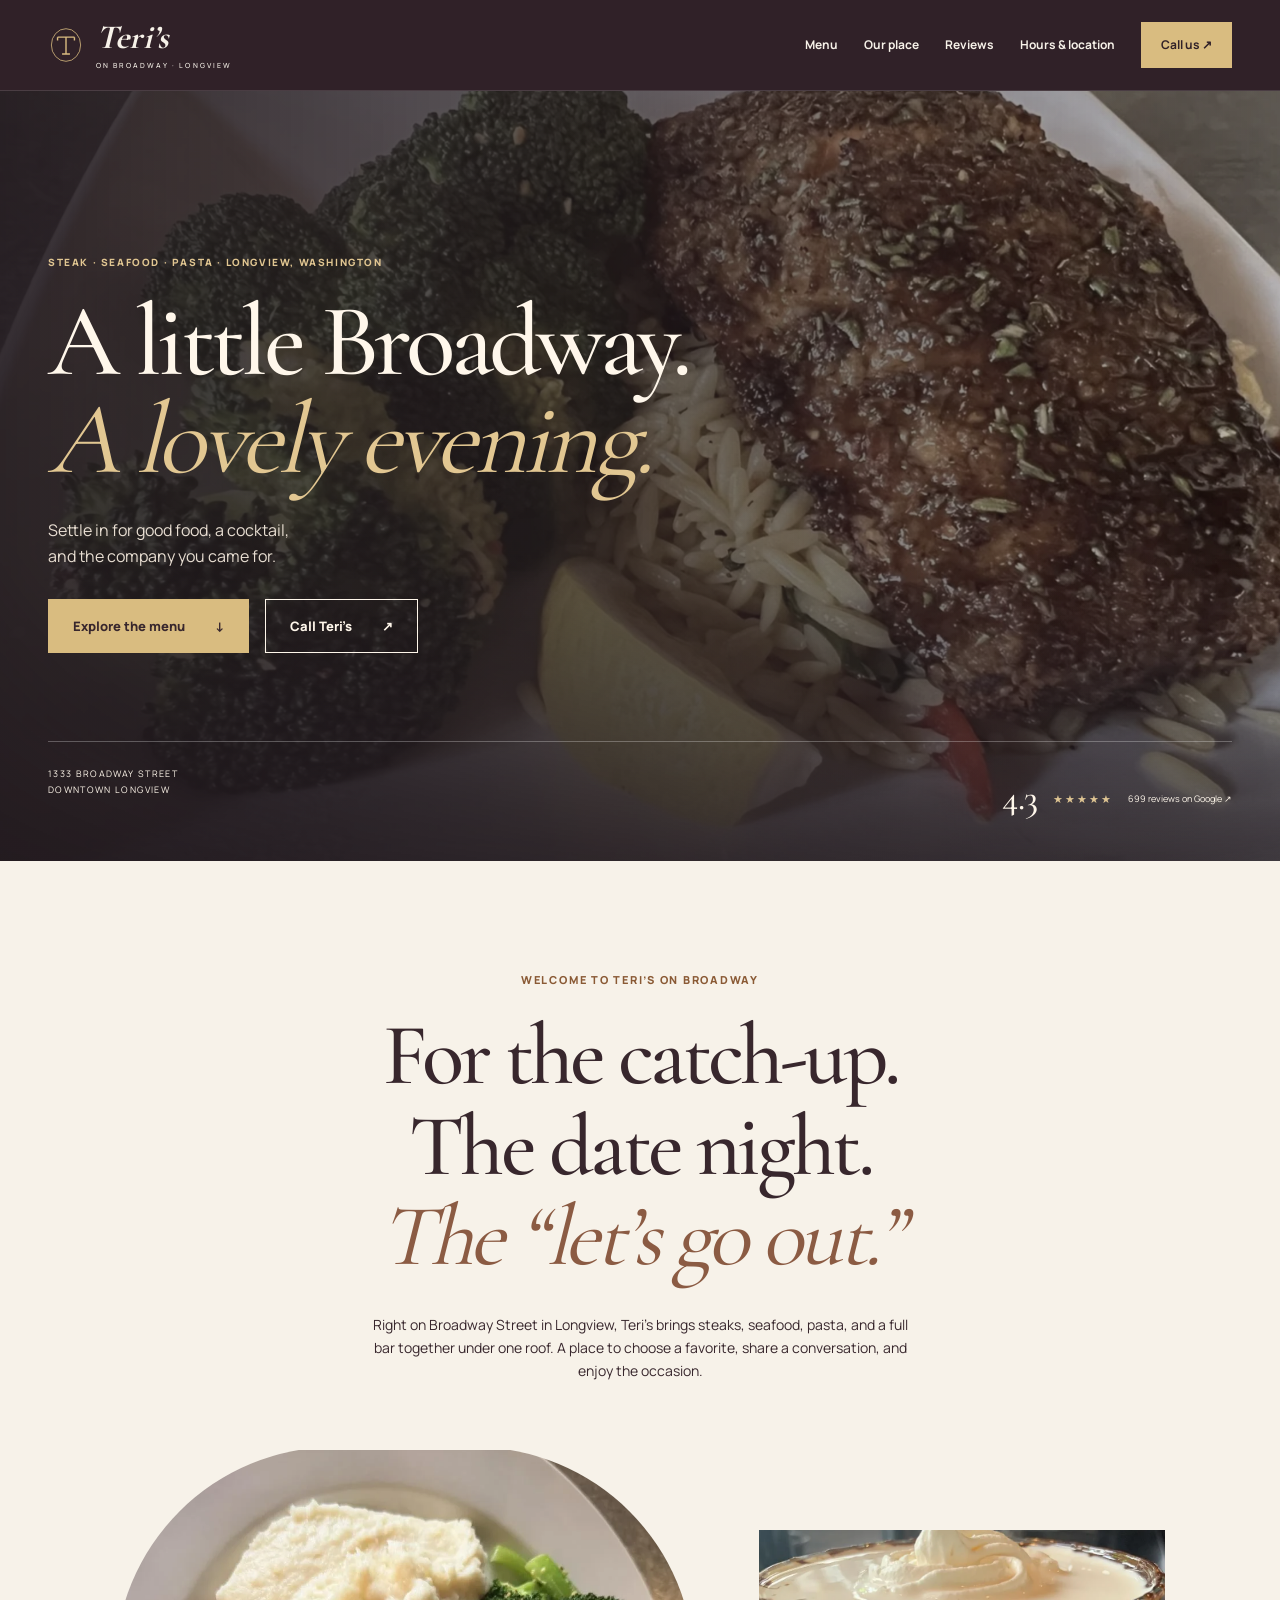
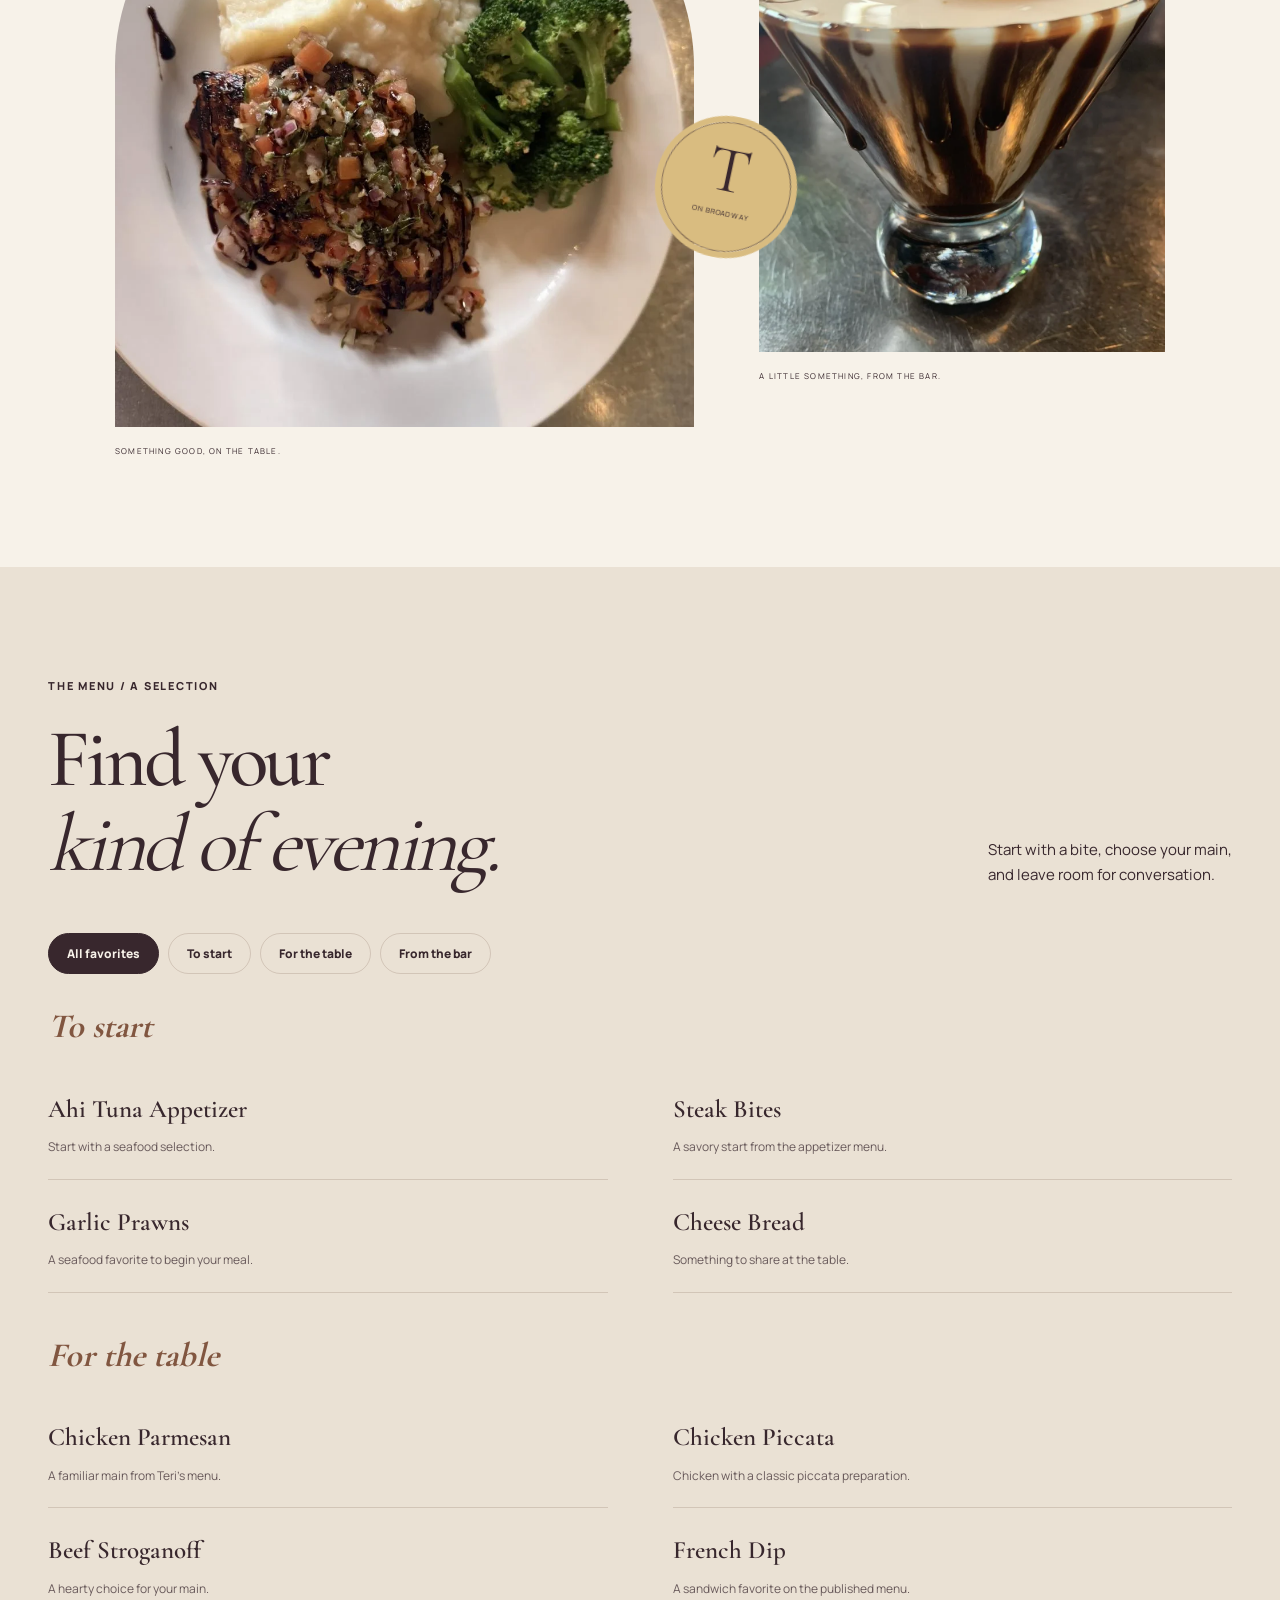
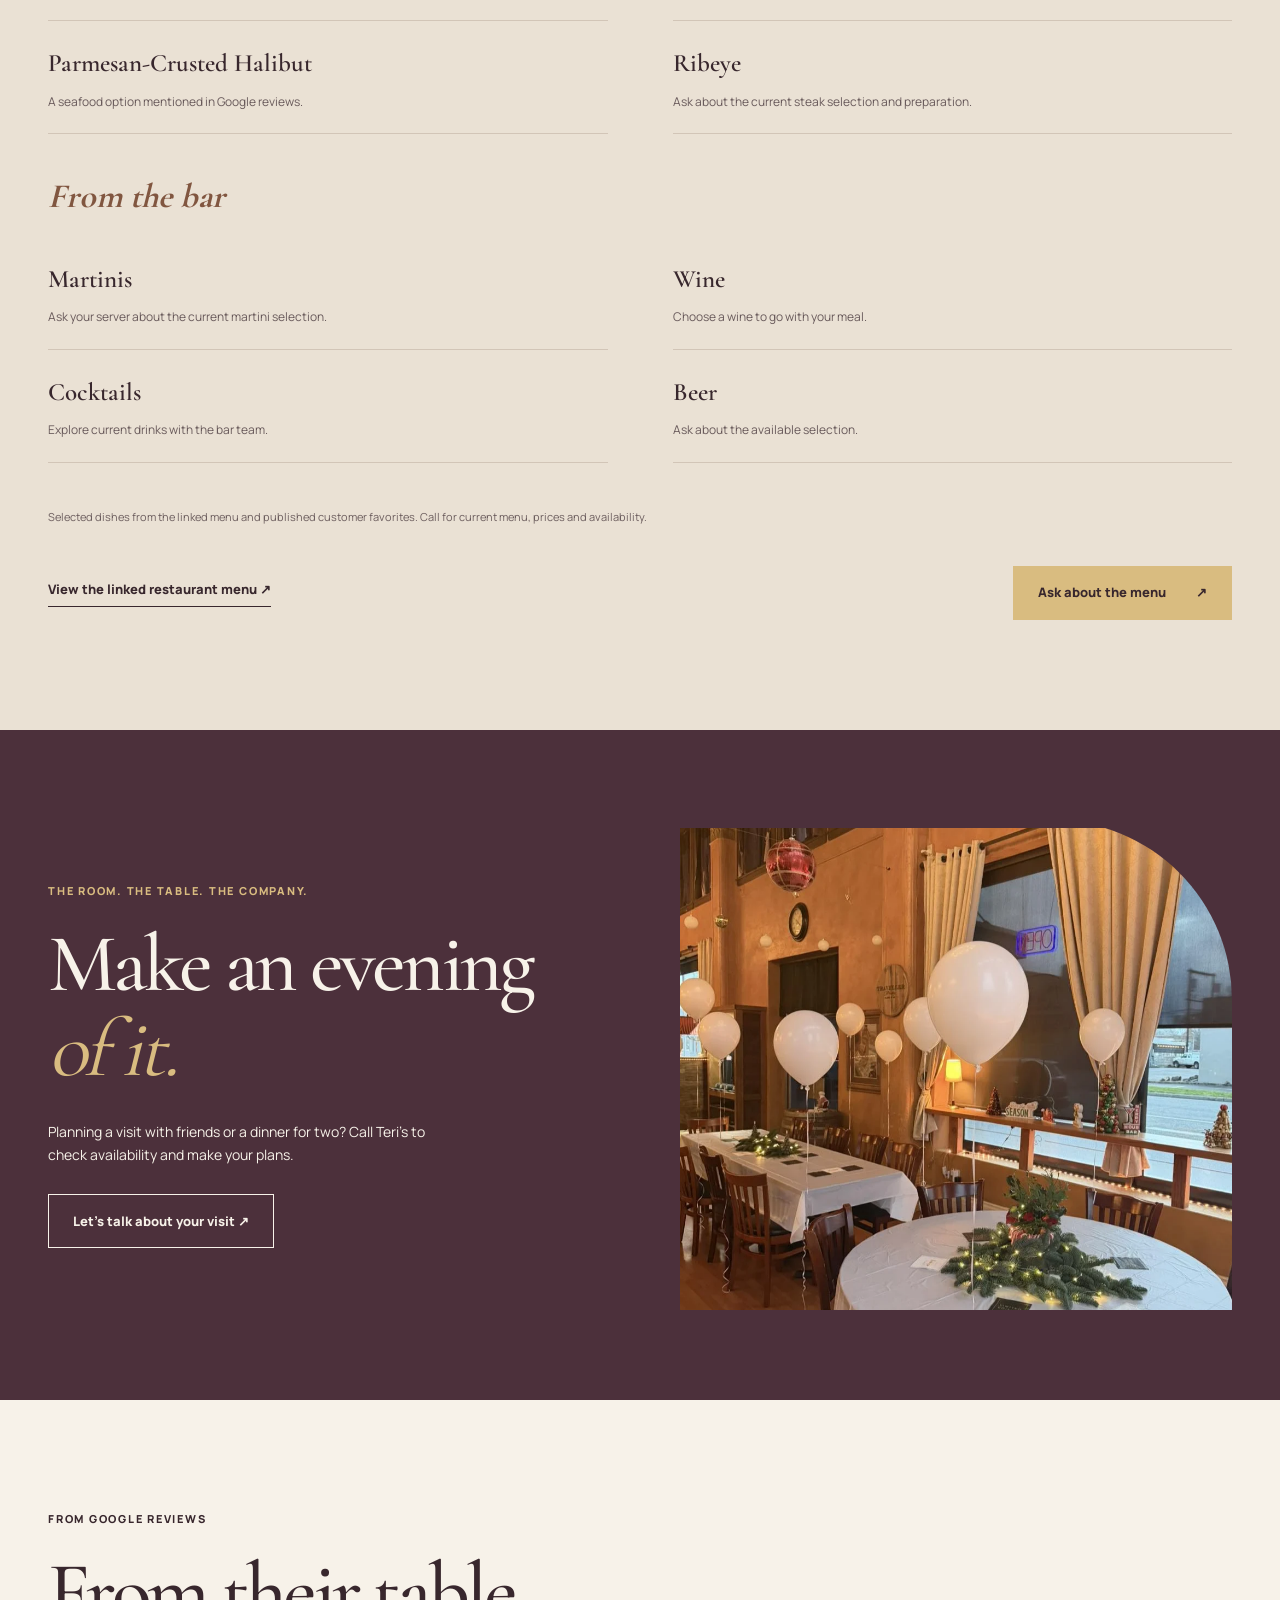
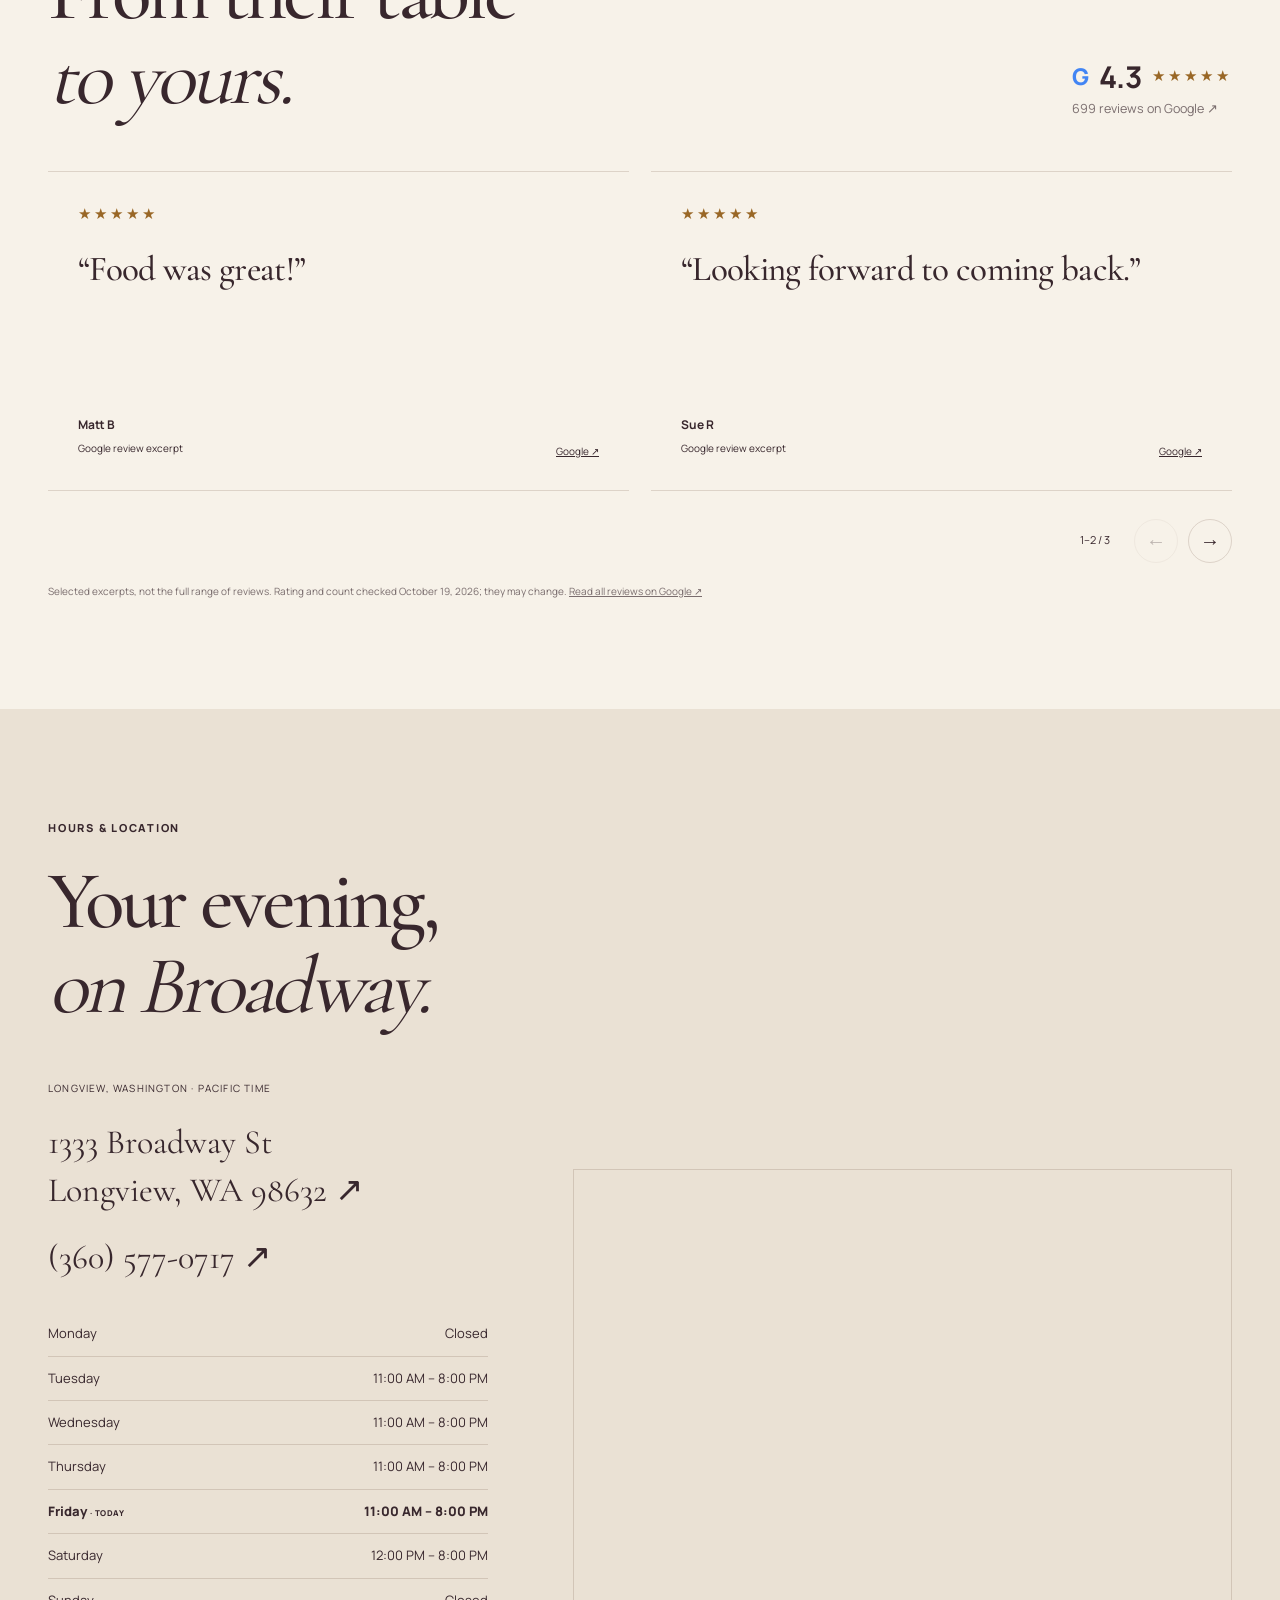
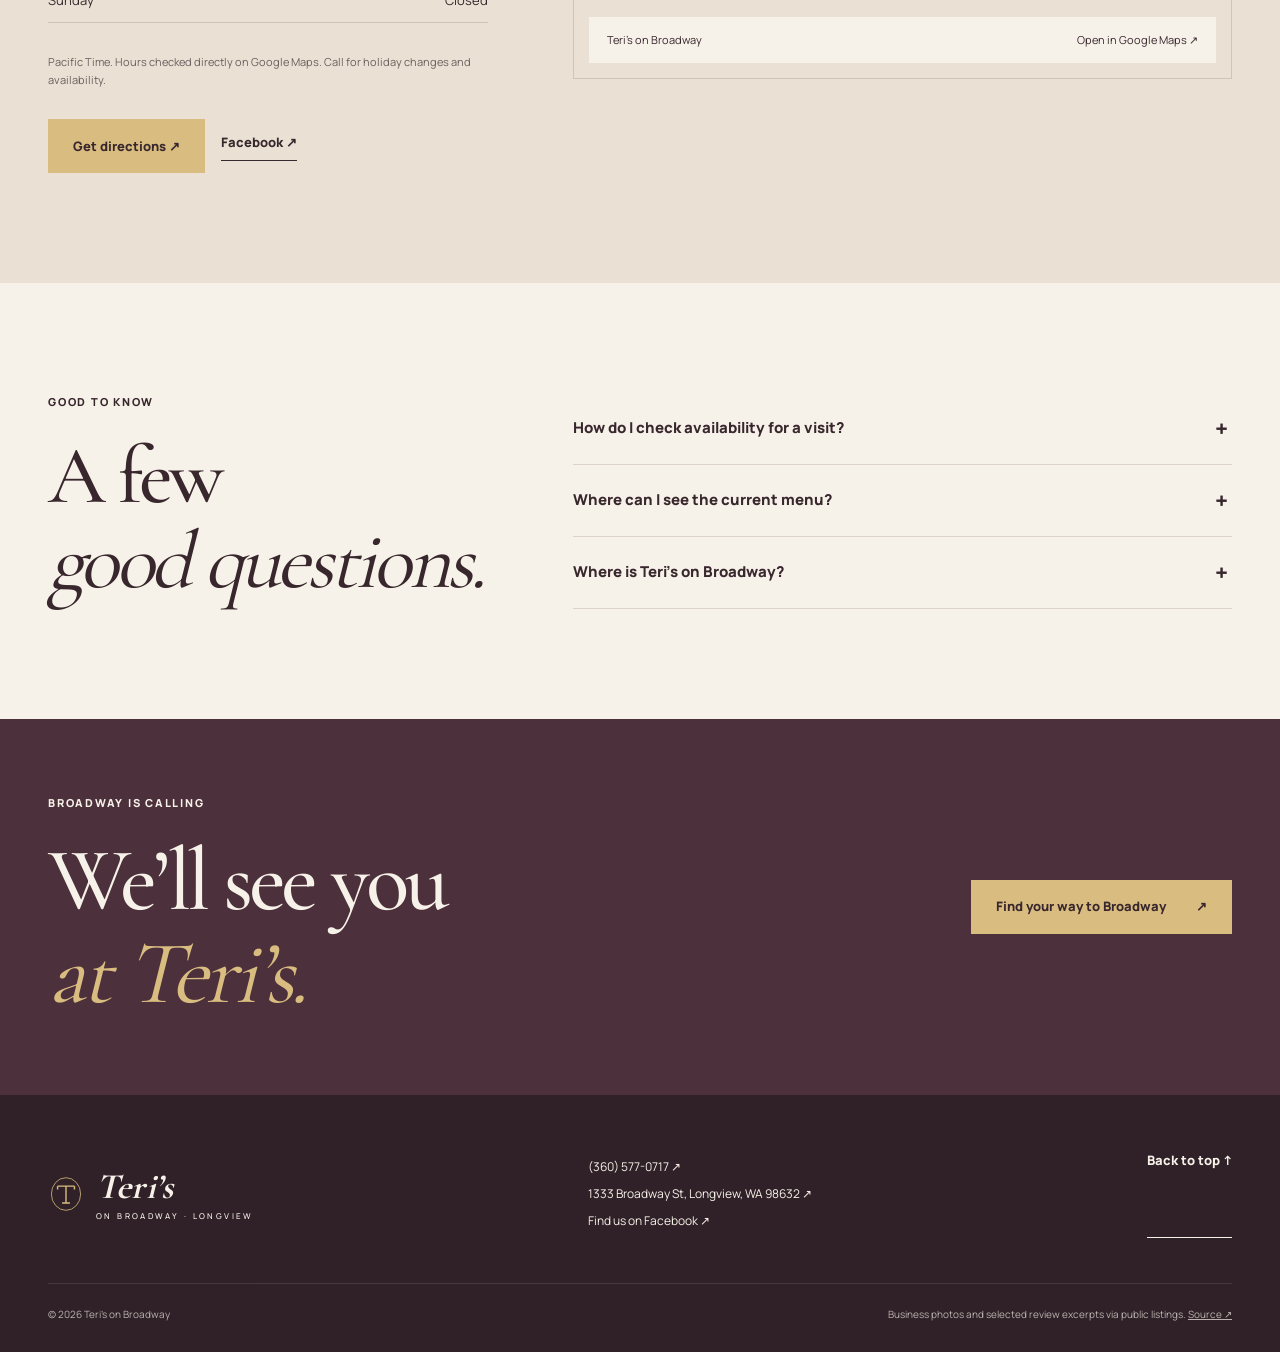
<file: index.html>
<!doctype html><html lang="en"><head><meta charset="utf-8"><meta name="viewport" content="width=device-width,initial-scale=1"><meta name="theme-color" content="#f7f2e9"><title>Teri’s on Broadway | Steak, Seafood &amp; Pasta in Longview, WA</title><meta name="description" content="Plan an evening at Teri’s on Broadway in Longview, Washington. Explore menu favorites, steaks, seafood and pasta, read review excerpts, and find hours and directions."><meta name="robots" content="noindex,nofollow,noarchive"><meta property="og:type" content="website"><meta property="og:locale" content="en_US"><meta property="og:title" content="Teri’s on Broadway | Steak, Seafood &amp; Pasta in Longview, WA"><meta property="og:description" content="Plan an evening at Teri’s on Broadway in Longview, Washington. Explore menu favorites, steaks, seafood and pasta, read review excerpts, and find hours and directions."><meta property="og:url" content="https://vikrork.github.io/teris-on-broadway-preview/"><meta property="og:image" content="https://vikrork.github.io/teris-on-broadway-preview/assets/social.jpg"><meta property="og:image:width" content="1200"><meta property="og:image:height" content="630"><link rel="icon" href="favicon-96.png" type="image/png" sizes="96x96"><link rel="icon" href="favicon.svg" type="image/svg+xml"><link rel="shortcut icon" href="favicon.ico"><link rel="apple-touch-icon" href="apple-touch-icon.png"><link rel="manifest" href="site.webmanifest"><link rel="preload" href="assets/display.woff2" as="font" type="font/woff2" crossorigin><link rel="preload" href="assets/body.woff2" as="font" type="font/woff2" crossorigin><link rel="stylesheet" href="base.css"><link rel="stylesheet" href="style.css"><script type="application/ld+json">{"@context": "https://schema.org", "@graph": [{"@type": "Restaurant", "@id": "https://vikrork.github.io/teris-on-broadway-preview/#business", "name": "Teri’s on Broadway", "description": "Plan an evening at Teri’s on Broadway in Longview, Washington. Explore menu favorites, steaks, seafood and pasta, read review excerpts, and find hours and directions.", "telephone": "+13605770717", "address": {"@type": "PostalAddress", "streetAddress": "1333 Broadway St", "addressLocality": "Longview", "addressRegion": "WA", "postalCode": "98632", "addressCountry": "US"}, "hasMap": "https://www.google.com/maps/search/?api=1&query=Teri%E2%80%99s+on+Broadway%2C+1333+Broadway+St%2C+Longview%2C+WA+98632", "sameAs": ["https://www.facebook.com/profile.php?id=100093027683973"], "openingHoursSpecification": [{"@type": "OpeningHoursSpecification", "dayOfWeek": "Monday", "opens": "00:00", "closes": "00:00"}, {"@type": "OpeningHoursSpecification", "dayOfWeek": "Tuesday", "opens": "11:00", "closes": "20:00"}, {"@type": "OpeningHoursSpecification", "dayOfWeek": "Wednesday", "opens": "11:00", "closes": "20:00"}, {"@type": "OpeningHoursSpecification", "dayOfWeek": "Thursday", "opens": "11:00", "closes": "20:00"}, {"@type": "OpeningHoursSpecification", "dayOfWeek": "Friday", "opens": "11:00", "closes": "20:00"}, {"@type": "OpeningHoursSpecification", "dayOfWeek": "Saturday", "opens": "12:00", "closes": "20:00"}, {"@type": "OpeningHoursSpecification", "dayOfWeek": "Sunday", "opens": "00:00", "closes": "00:00"}], "geo": {"@type": "GeoCoordinates", "latitude": 46.1383346, "longitude": -122.9350458}, "servesCuisine": ["American", "Seafood", "Steak"], "url": "https://vikrork.github.io/teris-on-broadway-preview/", "image": "https://vikrork.github.io/teris-on-broadway-preview/assets/hero.webp", "logo": "https://vikrork.github.io/teris-on-broadway-preview/favicon-96.png", "hasMenu": {"@type": "Menu", "name": "Selected menu favorites", "hasMenuSection": [{"@type": "MenuSection", "name": "To start", "hasMenuItem": [{"@type": "MenuItem", "name": "Ahi Tuna Appetizer", "description": "Start with a seafood selection."}, {"@type": "MenuItem", "name": "Steak Bites", "description": "A savory start from the appetizer menu."}, {"@type": "MenuItem", "name": "Garlic Prawns", "description": "A seafood favorite to begin your meal."}, {"@type": "MenuItem", "name": "Cheese Bread", "description": "Something to share at the table."}]}, {"@type": "MenuSection", "name": "For the table", "hasMenuItem": [{"@type": "MenuItem", "name": "Chicken Parmesan", "description": "A familiar main from Teri’s menu."}, {"@type": "MenuItem", "name": "Chicken Piccata", "description": "Chicken with a classic piccata preparation."}, {"@type": "MenuItem", "name": "Beef Stroganoff", "description": "A hearty choice for your main."}, {"@type": "MenuItem", "name": "French Dip", "description": "A sandwich favorite on the published menu."}, {"@type": "MenuItem", "name": "Parmesan-Crusted Halibut", "description": "A seafood option mentioned in Google reviews."}, {"@type": "MenuItem", "name": "Ribeye", "description": "Ask about the current steak selection and preparation."}]}, {"@type": "MenuSection", "name": "From the bar", "hasMenuItem": [{"@type": "MenuItem", "name": "Martinis", "description": "Ask your server about the current martini selection."}, {"@type": "MenuItem", "name": "Wine", "description": "Choose a wine to go with your meal."}, {"@type": "MenuItem", "name": "Cocktails", "description": "Explore current drinks with the bar team."}, {"@type": "MenuItem", "name": "Beer", "description": "Ask about the available selection."}]}]}}]}</script><script src="app.js" defer></script></head><body id="top" class="teris"><a class="skip" href="#main">Skip to content</a><div class="reading-progress" aria-hidden="true"></div><header class="site-header"><div class="wrap header-inner"><a class="brand" href="#top" aria-label="Teri’s on Broadway home"><svg viewBox="0 0 64 64" aria-hidden="true" xmlns="http://www.w3.org/2000/svg"><ellipse cx="32" cy="32" rx="26" ry="29" fill="none" stroke="currentColor" stroke-width="1.4"/><path d="M17 18H47M32 18V48M25 48H39M17 18V24M47 18V24" fill="none" stroke="currentColor" stroke-width="2.5"/></svg><span><strong>Teri’s</strong><small>On Broadway · Longview</small></span></a><button class="menu-toggle" type="button" aria-controls="navigation" aria-expanded="false" aria-label="Toggle navigation">Menu ☰</button><nav class="nav" id="navigation" aria-label="Main navigation"><a href="#menu">Menu</a><a href="#about">Our place</a><a href="#reviews">Reviews</a><a href="#visit">Hours & location</a><a class="button" href="tel:+13605770717">Call us ↗</a></nav></div></header>
<main id="main"><section class="hero teris-hero"><div class="teris-hero-background photo"><img src="assets/hero.webp" width="1600" height="1200" alt="A seafood entrée with vegetables served at Teri’s on Broadway in Longview" fetchpriority="high" data-parallax></div><div class="wrap teris-hero-content"><span class="eyebrow">STEAK · SEAFOOD · PASTA · LONGVIEW, WASHINGTON</span><h1>A little Broadway.<br><em>A lovely evening.</em></h1><p>Settle in for good food, a cocktail,<br>and the company you came for.</p><div class="actions"><a class="button" href="#menu">Explore the menu <span>↓</span></a><a class="button secondary" href="tel:+13605770717">Call Teri’s <span>↗</span></a></div></div><div class="teris-hero-bottom wrap"><span>1333 BROADWAY STREET<br>DOWNTOWN LONGVIEW</span><a href="https://www.google.com/maps/search/?api=1&amp;query=Teri%E2%80%99s+on+Broadway%2C+1333+Broadway+St%2C+Longview%2C+WA+98632" target="_blank" rel="noopener"><strong>4.3</strong><span class="stars" aria-label="4.3 out of 5 stars">★★★★★</span><span>699 reviews on Google ↗</span></a></div></section>
<section class="section teris-about" id="about"><div class="wrap"><div class="teris-intro"><span class="eyebrow">WELCOME TO TERI’S ON BROADWAY</span><h2>For the catch-up.<br>The date night.<br><em>The “let’s go out.”</em></h2><p>Right on Broadway Street in Longview, Teri’s brings steaks, seafood, pasta, and a full bar together under one roof. A place to choose a favorite, share a conversation, and enjoy the occasion.</p></div><div class="teris-photo-pair" data-reveal><figure><div class="photo"><img src="assets/detail.webp" width="1000" height="1200" loading="lazy" alt="A plated entrée at Teri’s on Broadway" data-parallax></div><figcaption>SOMETHING GOOD, ON THE TABLE.</figcaption></figure><figure><div class="photo"><img src="assets/extra.webp" width="800" height="1000" loading="lazy" alt="A martini at Teri’s on Broadway" data-parallax></div><figcaption>A LITTLE SOMETHING, FROM THE BAR.</figcaption></figure><span class="teris-seal" aria-hidden="true">T<br><small>ON BROADWAY</small></span></div></div></section>
<section class="section teris-menu" id="menu"><div class="wrap"><div class="section-heading"><div><span class="eyebrow">THE MENU / A SELECTION</span><h2>Find your<br><em>kind of evening.</em></h2></div><p>Start with a bite, choose your main,<br>and leave room for conversation.</p></div><div class="menu-browser"><div class="menu-filters" role="group" aria-label="Choose menu category"><button type="button" data-filter="all" aria-pressed="true">All favorites</button><button type="button" data-filter="c0" aria-pressed="false">To start</button><button type="button" data-filter="c1" aria-pressed="false">For the table</button><button type="button" data-filter="c2" aria-pressed="false">From the bar</button></div><div class="menu-results" aria-live="polite"><section class="menu-category" data-category="c0" aria-labelledby="menu-c0"><h3 id="menu-c0">To start</h3><div class="menu-items"><article class="menu-item"><div class="menu-item-top"><h4>Ahi Tuna Appetizer</h4></div><p>Start with a seafood selection.</p></article><article class="menu-item"><div class="menu-item-top"><h4>Steak Bites</h4></div><p>A savory start from the appetizer menu.</p></article><article class="menu-item"><div class="menu-item-top"><h4>Garlic Prawns</h4></div><p>A seafood favorite to begin your meal.</p></article><article class="menu-item"><div class="menu-item-top"><h4>Cheese Bread</h4></div><p>Something to share at the table.</p></article></div></section><section class="menu-category" data-category="c1" aria-labelledby="menu-c1"><h3 id="menu-c1">For the table</h3><div class="menu-items"><article class="menu-item"><div class="menu-item-top"><h4>Chicken Parmesan</h4></div><p>A familiar main from Teri’s menu.</p></article><article class="menu-item"><div class="menu-item-top"><h4>Chicken Piccata</h4></div><p>Chicken with a classic piccata preparation.</p></article><article class="menu-item"><div class="menu-item-top"><h4>Beef Stroganoff</h4></div><p>A hearty choice for your main.</p></article><article class="menu-item"><div class="menu-item-top"><h4>French Dip</h4></div><p>A sandwich favorite on the published menu.</p></article><article class="menu-item"><div class="menu-item-top"><h4>Parmesan-Crusted Halibut</h4></div><p>A seafood option mentioned in Google reviews.</p></article><article class="menu-item"><div class="menu-item-top"><h4>Ribeye</h4></div><p>Ask about the current steak selection and preparation.</p></article></div></section><section class="menu-category" data-category="c2" aria-labelledby="menu-c2"><h3 id="menu-c2">From the bar</h3><div class="menu-items"><article class="menu-item"><div class="menu-item-top"><h4>Martinis</h4></div><p>Ask your server about the current martini selection.</p></article><article class="menu-item"><div class="menu-item-top"><h4>Wine</h4></div><p>Choose a wine to go with your meal.</p></article><article class="menu-item"><div class="menu-item-top"><h4>Cocktails</h4></div><p>Explore current drinks with the bar team.</p></article><article class="menu-item"><div class="menu-item-top"><h4>Beer</h4></div><p>Ask about the available selection.</p></article></div></section></div><p class="menu-note">Selected dishes from the linked menu and published customer favorites. Call for current menu, prices and availability.</p></div><div class="teris-menu-footer"><a class="text-link" href="https://online.skytab.com/5dfb55bca933d8a5a07bb272d437942b/order-settings" target="_blank" rel="noopener">View the linked restaurant menu ↗</a><a class="button" href="tel:+13605770717">Ask about the menu <span>↗</span></a></div></div></section>
<section class="teris-occasion"><div class="wrap split"><div><span class="eyebrow">THE ROOM. THE TABLE. THE COMPANY.</span><h2>Make an evening<br><em>of it.</em></h2><p>Planning a visit with friends or a dinner for two? Call Teri’s to check availability and make your plans.</p><a class="button secondary" href="tel:+13605770717">Let’s talk about your visit ↗</a></div><div class="photo" data-reveal><img src="assets/wide.webp" width="1000" height="1100" loading="lazy" alt="The dining space inside Teri’s on Broadway in Longview" data-parallax></div></div></section>
<section class="section reviews-section" id="reviews"><div class="wrap"><div class="section-heading"><div><span class="eyebrow">FROM GOOGLE REVIEWS</span><h2>From their table<br><em>to yours.</em></h2></div><div><a class="review-heading" href="https://www.google.com/maps/search/?api=1&amp;query=Teri%E2%80%99s+on+Broadway%2C+1333+Broadway+St%2C+Longview%2C+WA+98632" target="_blank" rel="noopener" style="text-decoration:none"><span class="google-g" aria-label="Google">G</span><strong>4.3</strong><span class="stars" aria-label="4.3 out of 5 stars">★★★★★</span></a><small class="muted">699 reviews on Google ↗</small></div></div><div class="review-carousel" role="region" aria-label="Customer review excerpts"><div class="review-track" tabindex="0" aria-label="Reviews. Swipe or use the arrow keys."><article class="review-card" role="group" aria-roledescription="slide" aria-label="Review 1 of 3"><span class="stars" aria-label="5 out of 5 stars">★★★★★</span><blockquote>“Food was great!”</blockquote><div class="review-person"><div><strong>Matt B</strong><small>Google review excerpt</small></div><a class="" href="https://www.google.com/maps/search/?api=1&amp;query=Teri%E2%80%99s+on+Broadway%2C+1333+Broadway+St%2C+Longview%2C+WA+98632" target="_blank" rel="noopener">Google ↗</a></div></article><article class="review-card" role="group" aria-roledescription="slide" aria-label="Review 2 of 3"><span class="stars" aria-label="5 out of 5 stars">★★★★★</span><blockquote>“Looking forward to coming back.”</blockquote><div class="review-person"><div><strong>Sue R</strong><small>Google review excerpt</small></div><a class="" href="https://www.google.com/maps/search/?api=1&amp;query=Teri%E2%80%99s+on+Broadway%2C+1333+Broadway+St%2C+Longview%2C+WA+98632" target="_blank" rel="noopener">Google ↗</a></div></article><article class="review-card" role="group" aria-roledescription="slide" aria-label="Review 3 of 3"><span class="stars" aria-label="5 out of 5 stars">★★★★★</span><blockquote>“Good food, good value, great service.”</blockquote><div class="review-person"><div><strong>Dona D</strong><small>Google review excerpt</small></div><a class="" href="https://www.google.com/maps/search/?api=1&amp;query=Teri%E2%80%99s+on+Broadway%2C+1333+Broadway+St%2C+Longview%2C+WA+98632" target="_blank" rel="noopener">Google ↗</a></div></article></div><div class="review-controls"><span class="review-status" role="status" aria-live="polite"></span><button type="button" class="round-button review-prev" aria-label="Previous reviews">←</button><button type="button" class="round-button review-next" aria-label="Next reviews">→</button></div></div><p class="review-caption">Selected excerpts, not the full range of reviews. Rating and count checked October 19, 2026; they may change. <a class="" href="https://www.google.com/maps/search/?api=1&amp;query=Teri%E2%80%99s+on+Broadway%2C+1333+Broadway+St%2C+Longview%2C+WA+98632" target="_blank" rel="noopener">Read all reviews on Google ↗</a></p></div></section>
<section class="section visit-section" id="visit"><div class="wrap"><div class="section-heading"><div><span class="eyebrow">HOURS & LOCATION</span><h2>Your evening,<br><em>on Broadway.</em></h2></div></div><div class="visit-grid"><div><span class="regional-note">LONGVIEW, WASHINGTON · PACIFIC TIME</span><a class="contact-link" href="https://www.google.com/maps/dir/?api=1&amp;destination=Teri%E2%80%99s+on+Broadway%2C+1333+Broadway+St%2C+Longview%2C+WA+98632" target="_blank" rel="noopener">1333 Broadway St<br>Longview, WA 98632 ↗</a><a class="contact-link" href="tel:+13605770717">(360) 577-0717 ↗</a><div class="hours" aria-label="Weekly opening hours"><div class="hours-row" data-day="Monday"><span>Monday</span><span>Closed</span></div><div class="hours-row" data-day="Tuesday"><span>Tuesday</span><span>11:00 AM – 8:00 PM</span></div><div class="hours-row" data-day="Wednesday"><span>Wednesday</span><span>11:00 AM – 8:00 PM</span></div><div class="hours-row" data-day="Thursday"><span>Thursday</span><span>11:00 AM – 8:00 PM</span></div><div class="hours-row" data-day="Friday"><span>Friday</span><span>11:00 AM – 8:00 PM</span></div><div class="hours-row" data-day="Saturday"><span>Saturday</span><span>12:00 PM – 8:00 PM</span></div><div class="hours-row" data-day="Sunday"><span>Sunday</span><span>Closed</span></div></div><p class="visit-note">Pacific Time. Hours checked directly on Google Maps. Call for holiday changes and availability.</p><div class="actions"><a class="button" href="https://www.google.com/maps/dir/?api=1&amp;destination=Teri%E2%80%99s+on+Broadway%2C+1333+Broadway+St%2C+Longview%2C+WA+98632" target="_blank" rel="noopener">Get directions ↗</a><a class="text-link" href="https://www.facebook.com/profile.php?id=100093027683973" target="_blank" rel="noopener">Facebook ↗</a></div></div><div class="map-wrap"><iframe title="Google Map: Teri’s on Broadway, 1333 Broadway St, Longview" src="https://maps.google.com/maps?q=Teri%E2%80%99s+on+Broadway%2C+1333+Broadway+St%2C+Longview%2C+WA&amp;output=embed&amp;hl=en" loading="lazy" allowfullscreen referrerpolicy="no-referrer-when-downgrade"></iframe><a class="map-caption" href="https://www.google.com/maps/search/?api=1&amp;query=Teri%E2%80%99s+on+Broadway%2C+1333+Broadway+St%2C+Longview%2C+WA+98632" target="_blank" rel="noopener">Teri’s on Broadway<span>Open in Google Maps ↗</span></a></div></div></div></section>
<section class="section faq-section"><div class="wrap faq-grid"><div><span class="eyebrow">GOOD TO KNOW</span><h2>A few<br><em>good questions.</em></h2></div><div class="faq"><details><summary>How do I check availability for a visit?</summary><p>Call (360) 577-0717 to discuss your plans, group size and availability directly with the restaurant.</p></details><details><summary>Where can I see the current menu?</summary><p>Use the linked restaurant menu or call Teri’s to confirm current dishes, prices and ingredient details.</p></details><details><summary>Where is Teri’s on Broadway?</summary><p>Find Teri’s at 1333 Broadway Street in Longview, WA 98632. The directions link opens the route in Google Maps.</p></details></div></div></section>
<section class="final-cta"><div class="wrap final-cta-inner"><div><span class="eyebrow">BROADWAY IS CALLING</span><h2>We’ll see you<br><em>at Teri’s.</em></h2></div><a class="button" href="https://www.google.com/maps/dir/?api=1&amp;destination=Teri%E2%80%99s+on+Broadway%2C+1333+Broadway+St%2C+Longview%2C+WA+98632" target="_blank" rel="noopener">Find your way to Broadway <span>↗</span></a></div></section>
</main><footer class="site-footer"><div class="wrap"><div class="footer-top"><a class="brand" href="#top" aria-label="Teri’s on Broadway home"><svg viewBox="0 0 64 64" aria-hidden="true" xmlns="http://www.w3.org/2000/svg"><ellipse cx="32" cy="32" rx="26" ry="29" fill="none" stroke="currentColor" stroke-width="1.4"/><path d="M17 18H47M32 18V48M25 48H39M17 18V24M47 18V24" fill="none" stroke="currentColor" stroke-width="2.5"/></svg><span><strong>Teri’s</strong><small>On Broadway · Longview</small></span></a><div class="footer-contact"><a href="tel:+13605770717">(360) 577-0717 ↗</a><a class="" href="https://www.google.com/maps/dir/?api=1&amp;destination=Teri%E2%80%99s+on+Broadway%2C+1333+Broadway+St%2C+Longview%2C+WA+98632" target="_blank" rel="noopener">1333 Broadway St, Longview, WA 98632 ↗</a><a class="" href="https://www.facebook.com/profile.php?id=100093027683973" target="_blank" rel="noopener">Find us on Facebook ↗</a></div><a class="text-link" href="#top">Back to top ↑</a></div><div class="footer-bottom"><span>© 2026 Teri’s on Broadway</span><span>Business photos and selected review excerpts via public listings. <a class="" href="https://www.google.com/maps/search/?api=1&amp;query=Teris+on+Broadway+1333+Broadway+St+Longview+WA" target="_blank" rel="noopener">Source ↗</a></span></div></div></footer><div class="mobile-actions" aria-label="Quick contact"><a href="tel:+13605770717">Call us ↗</a><a class="" href="https://www.google.com/maps/dir/?api=1&amp;destination=Teri%E2%80%99s+on+Broadway%2C+1333+Broadway+St%2C+Longview%2C+WA+98632" target="_blank" rel="noopener">Directions ↗</a></div></body></html>
</file>
<file: base.css>
@font-face{font-family:Manrope;src:url(assets/body.woff2) format('woff2');font-weight:200 800;font-display:swap}
*{box-sizing:border-box}html{scroll-behavior:smooth;scroll-padding-top:110px}body{margin:0;color:var(--ink);background:var(--paper);font-family:Manrope,Arial,sans-serif;font-size:15px;line-height:1.65}a{color:inherit}button,input{font:inherit}button,a{-webkit-tap-highlight-color:transparent}button{cursor:pointer}img{display:block;max-width:100%;width:100%;height:100%;object-fit:cover}svg{flex-shrink:0}button:disabled{opacity:.3;cursor:default}:focus-visible{outline:3px solid var(--accent);outline-offset:5px}::selection{background:var(--accent);color:var(--ink)}h1,h2,h3,p{margin:0}h1,h2,h3{line-height:1.04}h1,h2{font-family:Display,Georgia,serif;font-weight:600}h1{font-size:clamp(60px,8.2vw,122px);letter-spacing:-.055em}h2{font-size:clamp(42px,5vw,76px);letter-spacing:-.045em}h3{font-size:24px}.wrap{width:min(1280px,calc(100% - 96px));margin:auto}.section{padding:110px 0}.eyebrow{font-size:11px;letter-spacing:.16em;text-transform:uppercase;font-weight:800;display:block;margin-bottom:22px}.lead{font-size:18px;line-height:1.65;max-width:500px}.body-copy{max-width:480px}.body-copy p+p{margin-top:20px}.muted{opacity:.65}.button{display:inline-flex;align-items:center;justify-content:space-between;gap:30px;min-height:54px;padding:15px 24px;background:var(--accent);color:var(--ink);text-decoration:none;font-weight:800;font-size:13px;border:1px solid transparent;transition:transform .2s,background .2s}.button:hover{transform:translateY(-3px)}.button.secondary{background:transparent;border-color:currentColor}.text-link{font-size:13px;font-weight:800;text-decoration:none;border-bottom:1px solid currentColor;padding-bottom:6px}.actions{display:flex;gap:16px;align-items:center;flex-wrap:wrap;margin-top:30px}.skip{position:fixed;z-index:100;top:-100px;background:white;color:black;padding:15px}.skip:focus{top:0}.reading-progress{position:fixed;z-index:90;top:0;left:0;height:3px;width:100%;background:var(--accent);transform-origin:left;transform:scaleX(0)}.site-header{position:sticky;top:0;z-index:40;background:var(--paper);border-bottom:1px solid var(--line);transition:box-shadow .3s}.site-header.scrolled{box-shadow:0 5px 25px #0000000d}.header-inner{height:90px;display:flex;align-items:center;justify-content:space-between;gap:25px}.brand{display:flex;align-items:center;gap:12px;text-decoration:none;line-height:1.05}.brand svg{width:42px;height:42px}.brand strong{font-family:Display,Georgia,serif;font-size:25px;font-weight:700;letter-spacing:-.03em}.brand small{display:block;font-family:Manrope,Arial,sans-serif;font-size:8px;letter-spacing:.2em;margin-top:6px;font-weight:700;text-transform:uppercase}.nav{display:flex;gap:26px;align-items:center}.nav>a{font-size:12px;text-decoration:none;font-weight:700}.nav>a:hover{text-decoration:underline;text-underline-offset:6px}.nav .button{padding:12px 19px;min-height:45px}.menu-toggle{display:none}.hero{position:relative;isolation:isolate}.photo{overflow:hidden;position:relative}.photo img{will-change:transform}.photo-label{position:absolute;z-index:2;bottom:18px;left:20px;font-size:10px;font-weight:800;letter-spacing:.1em;text-transform:uppercase;padding:6px 10px;background:var(--paper);color:var(--ink)}.section-heading{display:flex;justify-content:space-between;gap:40px;align-items:end;margin-bottom:45px}.section-heading p{max-width:350px}.split{display:grid;grid-template-columns:1fr 1fr;gap:80px;align-items:center}.facts{display:flex;gap:36px;margin-top:32px}.facts strong{font-size:31px;font-family:Display,Georgia,serif;display:block;line-height:1.2}.facts small{font-size:11px}.menu-filters{display:flex;gap:9px;flex-wrap:wrap;margin-bottom:35px}.menu-filters button{border:1px solid var(--line);color:var(--ink);background:transparent;padding:10px 18px;border-radius:40px;font-size:12px;font-weight:800}.menu-filters button[aria-pressed=true]{background:var(--ink);color:var(--paper);border-color:var(--ink)}.menu-category[hidden]{display:none}.menu-category h3{margin-bottom:22px}.menu-items{display:grid;grid-template-columns:1fr 1fr;gap:0 65px}.menu-item{padding:22px 0;border-bottom:1px solid var(--line)}.menu-item-top{display:flex;justify-content:space-between;gap:20px;align-items:baseline}.menu-item h4{font-size:16px;margin:0}.menu-item p{font-size:12px;margin-top:7px;max-width:440px;opacity:.72}.price{font-size:13px;font-weight:800;white-space:nowrap}.menu-note{font-size:11px;margin-top:27px;opacity:.7}.review-heading{display:flex;align-items:center;gap:10px}.google-g{font-size:23px;font-weight:800;color:#4285f4}.review-heading strong{font-size:30px;line-height:1}.stars{color:var(--star);font-size:15px;letter-spacing:3px;white-space:nowrap}.review-track{display:flex;overflow-x:auto;scroll-snap-type:x mandatory;gap:22px;scrollbar-width:none;position:relative;padding:5px 0 12px;overscroll-behavior-x:contain}.review-track::-webkit-scrollbar{display:none}.review-card{flex:0 0 calc((100% - 22px)/2);scroll-snap-align:start;border:1px solid var(--line);padding:35px;min-height:320px;display:flex;flex-direction:column;background:var(--card)}.review-card blockquote{font-family:Display,Georgia,serif;letter-spacing:-.02em;font-size:27px;line-height:1.4;margin:23px 0 28px;flex:1}.review-person{display:flex;justify-content:space-between;align-items:end;gap:15px}.review-person strong{font-size:12px;display:block}.review-person small,.review-person a{font-size:10px}.review-controls{display:flex;gap:10px;align-items:center;justify-content:flex-end;margin-top:16px}.round-button{width:44px;height:44px;border:1px solid var(--line);color:var(--ink);background:transparent;border-radius:50%;font-size:20px}.review-status{font-size:11px;margin-right:14px}.review-caption{font-size:10px;margin-top:20px;opacity:.65}.hours{margin:30px 0}.hours-row{display:flex;justify-content:space-between;padding:11px 0;border-bottom:1px solid var(--line);font-size:13px;gap:20px}.hours-row.today{font-weight:800}.hours-row.today span:first-child:after{content:' · TODAY';font-size:8px;color:var(--accent-ink,var(--ink));letter-spacing:.07em}.contact-link{display:block;font-family:Display,Georgia,serif;font-size:28px;text-decoration:none;margin:20px 0;line-height:1.4}.contact-link:hover{text-decoration:underline;text-underline-offset:5px}.map-wrap{border:1px solid var(--line);height:450px;overflow:hidden;position:relative}.map-wrap iframe{height:100%;width:100%;border:0}.map-caption{position:absolute;bottom:15px;left:15px;right:15px;padding:14px 18px;background:var(--paper);font-size:11px;text-decoration:none;display:flex;justify-content:space-between;gap:15px}.visit-grid{display:grid;grid-template-columns:.8fr 1.2fr;gap:85px;align-items:center}.visit-note{font-size:11px;opacity:.7}.faq-grid{display:grid;grid-template-columns:.8fr 1.2fr;gap:85px}.faq details{border-bottom:1px solid var(--line)}.faq summary{padding:23px 35px 23px 0;cursor:pointer;font-size:15px;font-weight:800;list-style:none;position:relative}.faq summary:after{content:'+';position:absolute;right:4px;font-size:23px;top:17px}.faq details[open] summary:after{content:'−'}.faq details p{padding:0 25px 25px 0;font-size:13px;max-width:530px}.final-cta{padding:75px 0}.final-cta-inner{display:flex;justify-content:space-between;gap:50px;align-items:center}.final-cta h2{font-size:clamp(42px,5vw,74px)}.site-footer{padding:55px 0 30px}.footer-top{display:flex;justify-content:space-between;gap:35px;padding-bottom:45px}.footer-contact a{display:block;text-decoration:none;font-size:12px;margin:7px 0}.footer-bottom{border-top:1px solid var(--line);padding-top:22px;display:flex;justify-content:space-between;gap:20px;font-size:10px;opacity:.7}.mobile-actions{display:none}a[href^='#']{scroll-margin-top:100px}[data-reveal]{opacity:1}.motion [data-reveal]{opacity:0;transform:translateY(25px);transition:opacity .75s,transform .75s}.motion [data-reveal].visible{opacity:1;transform:none}.motion [data-reveal=delay]{transition-delay:.12s}.regional-note{font-size:10px;letter-spacing:.12em;text-transform:uppercase}.photo-credit{font-size:9px;opacity:.6;margin-top:8px}
@media(min-width:1600px){h1{font-size:136px}}
@media(max-width:1000px){.wrap{width:calc(100% - 64px)}.nav{gap:15px}.nav>a{font-size:11px}.split,.visit-grid,.faq-grid{gap:40px}.section{padding:85px 0}.brand strong{font-size:22px}.header-inner{gap:15px}.menu-items{gap:0 35px}.review-card{padding:25px}.review-card blockquote{font-size:24px}}
@media(max-width:760px){html{scroll-padding-top:85px}.wrap{width:calc(100% - 40px)}.header-inner{height:76px}.brand strong{font-size:21px}.brand svg{width:33px;height:33px}.brand small{font-size:7px}.menu-toggle{display:block;background:transparent;border:1px solid var(--line);padding:8px 12px;color:var(--ink);font-size:12px}.nav{display:none;position:absolute;top:76px;left:0;right:0;background:var(--paper);padding:25px 20px;border-bottom:1px solid var(--line);box-shadow:0 16px 24px #0001}.nav.open{display:flex;flex-direction:column;align-items:stretch;gap:0}.nav>a{font-size:15px;padding:13px 0}.nav .button{margin-top:12px;padding:13px 20px}.section{padding:65px 0}h1{font-size:clamp(58px,13.8vw,98px)}h2{font-size:clamp(40px,10vw,60px)}.lead{font-size:16px}.split,.visit-grid,.faq-grid{grid-template-columns:1fr;gap:35px}.section-heading{display:block;margin-bottom:30px}.section-heading p{margin-top:22px}.section-heading .review-heading{margin-top:25px}.menu-items{grid-template-columns:1fr}.menu-filters{gap:7px}.menu-filters button{padding:9px 13px;font-size:11px}.review-card{flex-basis:100%;min-height:300px}.review-card blockquote{font-size:26px}.map-wrap{height:380px}.contact-link{font-size:25px}.final-cta-inner,.footer-top{flex-direction:column;align-items:flex-start;gap:28px}.footer-bottom{flex-direction:column;gap:9px}.site-footer{padding-bottom:100px}.mobile-actions{position:fixed;z-index:50;bottom:0;left:0;right:0;display:grid;grid-template-columns:1fr 1fr;padding:9px 12px calc(9px + env(safe-area-inset-bottom));background:var(--paper);border-top:1px solid var(--line);gap:9px}.mobile-actions a{font-size:12px;font-weight:800;text-align:center;padding:12px 8px;text-decoration:none;background:var(--accent);color:var(--ink)}.mobile-actions a+ a{background:transparent;border:1px solid var(--line);color:var(--ink)}.facts{gap:30px}.facts strong{font-size:28px}.reading-progress{height:2px}}
@media(prefers-reduced-motion:reduce){html{scroll-behavior:auto}*,*:before,*:after{animation:none!important;transition:none!important}.motion [data-reveal]{opacity:1;transform:none}.photo img{transform:none!important}}
</file>
<file: style.css>
@font-face{font-family:Display;src:url(assets/display.woff2) format('woff2');font-weight:400 700;font-display:swap}
:root{--ink:#38272d;--paper:#f7f2e9;--accent:#d9bc80;--line:#6a4c3e30;--card:#f0e8dc;--star:#996726}h1,h2{font-weight:500;letter-spacing:-.045em}h2{font-size:clamp(52px,6.4vw,92px)}em{font-weight:400;font-style:italic}.site-header{background:#302128;color:#f7f2e9;--line:#ffffff20}.site-header .nav .button{color:#302128}.brand strong{font-size:34px;font-style:italic;letter-spacing:.005em}.brand small{font-style:normal;font-size:7px;font-weight:500;letter-spacing:.3em}.brand svg{color:#d9bc80;width:36px}.teris-hero{min-height:770px;display:flex;flex-direction:column;justify-content:center;color:#fff7eb;background:#2b1d21}.teris-hero-background{position:absolute;inset:0;z-index:-2}.teris-hero-background:after{content:'';position:absolute;inset:0;background:linear-gradient(90deg,#21191ee8 0%,#21191eb0 50%,#21191e45),linear-gradient(0deg,#21191ec0,transparent 40%)}.teris-hero-background img{object-position:50% 45%;filter:saturate(.65)}.teris-hero-content{padding-top:80px;padding-bottom:125px}.teris-hero h1{font-size:clamp(70px,8vw,120px);line-height:.96;letter-spacing:-.045em}.teris-hero h1 em{color:#e2c792}.teris-hero-content>p{margin-top:28px;font-size:16px;color:#e8ded2}.teris-hero-content .button.secondary{color:#fff7eb}.teris-hero .eyebrow{color:#e2c792;font-size:10px}.teris-hero-bottom{position:absolute;bottom:0;left:0;right:0;display:flex;justify-content:space-between;padding-top:24px;padding-bottom:30px;border-top:1px solid #fff4;font-size:9px;letter-spacing:.15em;line-height:1.8}.teris-hero-bottom>a{text-decoration:none;display:flex;align-items:center;gap:15px;letter-spacing:0}.teris-hero-bottom strong{font-family:Display,Georgia,serif;font-size:36px;font-weight:500}.teris-hero-bottom .stars{color:#dfc593;font-size:11px;letter-spacing:2px}.teris-intro{text-align:center;max-width:820px;margin:0 auto 65px}.teris-intro .eyebrow{color:#8a5a35}.teris-intro h2{font-size:clamp(55px,6.8vw,96px)}.teris-intro h2 em{color:#8b5b43}.teris-intro>p{max-width:550px;margin:30px auto 0;font-size:14px}.teris-photo-pair{display:grid;grid-template-columns:1fr .7fr;gap:65px;align-items:center;position:relative;max-width:1050px;margin:auto}.teris-photo-pair figure{margin:0}.teris-photo-pair figure:first-child .photo{height:580px;border-radius:220px 220px 0 0}.teris-photo-pair figure:nth-child(2) .photo{height:430px}.teris-photo-pair figcaption{font-size:8px;letter-spacing:.15em;margin-top:17px}.teris-seal{position:absolute;width:130px;height:130px;background:#d9bc80;left:52%;top:45%;border:1px solid #38272d80;outline:6px solid #d9bc80;border-radius:50%;font-family:Display,Georgia,serif;font-size:66px;line-height:1;text-align:center;padding-top:14px;transform:rotate(12deg)}.teris-seal small{font-family:Manrope,Arial,sans-serif;font-size:7px;letter-spacing:.12em;display:block;margin-top:7px}.teris-menu{background:#eae1d4}.teris-menu .menu-category{margin-bottom:45px}.teris-menu .menu-category>h3{font-family:Display,Georgia,serif;font-size:34px;font-style:italic;color:#815640}.teris-menu .menu-item h4{font-family:Display,Georgia,serif;font-size:25px;font-weight:600}.teris-menu .menu-item p{font-size:12px}.teris-menu-footer{display:flex;justify-content:space-between;align-items:center;gap:25px;margin-top:40px}.teris-occasion{background:#4c303b;color:#f7f2e9;padding:90px 0}.teris-occasion .eyebrow{color:#d9bc80}.teris-occasion em{color:#d9bc80}.teris-occasion p{max-width:390px;margin:28px 0;font-size:14px}.teris-occasion .button.secondary{color:#f7f2e9}.teris-occasion .photo{height:490px;border-radius:0 180px 0 0}.reviews-section .review-card{background:transparent;padding:30px;border:0;border-top:1px solid var(--line);border-bottom:1px solid var(--line)}.reviews-section .review-card blockquote{font-size:35px;line-height:1.18;font-weight:500}.visit-section{background:#eae1d4}.visit-section .contact-link{font-size:34px}.visit-section .map-wrap{height:510px}.final-cta{background:#4c303b;color:#f7f2e9}.final-cta em{color:#d9bc80}.final-cta h2{font-size:clamp(55px,7vw,96px)}.site-footer{background:#302128;color:#f7f2e9;--line:#ffffff25}.site-footer .brand strong{font-size:36px}.site-footer .brand small{font-size:8px}.site-footer .brand svg{color:#d9bc80}
@media(max-width:1000px){.teris-hero{min-height:700px}.teris-photo-pair{gap:40px}.teris-photo-pair figure:first-child .photo{height:490px}.teris-photo-pair figure:nth-child(2) .photo{height:370px}.teris-seal{left:50%;width:110px;height:110px;font-size:55px}.teris-hero-bottom>a{gap:10px}}
@media(max-width:760px){.teris-hero{min-height:710px}.teris-hero-content{padding:65px 0 170px}.teris-hero h1{font-size:clamp(65px,15vw,100px)}.teris-hero .eyebrow{font-size:8px;max-width:270px;line-height:1.7}.teris-hero-content>p{font-size:15px}.teris-hero-bottom{flex-direction:column;gap:13px;padding:20px 0;font-size:8px}.teris-hero-bottom>a{gap:12px}.teris-hero-bottom strong{font-size:29px}.teris-hero-background img{object-position:35% 50%}.teris-photo-pair{gap:20px;grid-template-columns:1fr .7fr}.teris-photo-pair figure:first-child .photo{height:330px;border-radius:100px 100px 0 0}.teris-photo-pair figure:nth-child(2) .photo{height:250px}.teris-seal{left:49%;width:75px;height:75px;font-size:37px;padding-top:8px;outline-width:3px}.teris-seal small{font-size:5px;margin-top:4px}.teris-photo-pair figcaption{font-size:6px;letter-spacing:.04em}.teris-intro{margin-bottom:40px}.teris-intro h2{font-size:58px}.teris-menu-footer{align-items:flex-start;flex-direction:column}.teris-occasion{padding:65px 0}.teris-occasion .photo{height:390px}.reviews-section .review-card blockquote{font-size:33px}.brand strong{font-size:29px}}
@media(max-width:760px){.site-header .menu-toggle{color:#f7f2e9;border-color:#ffffff55}.site-header .nav{background:#302128;color:#f7f2e9}}
</file>
